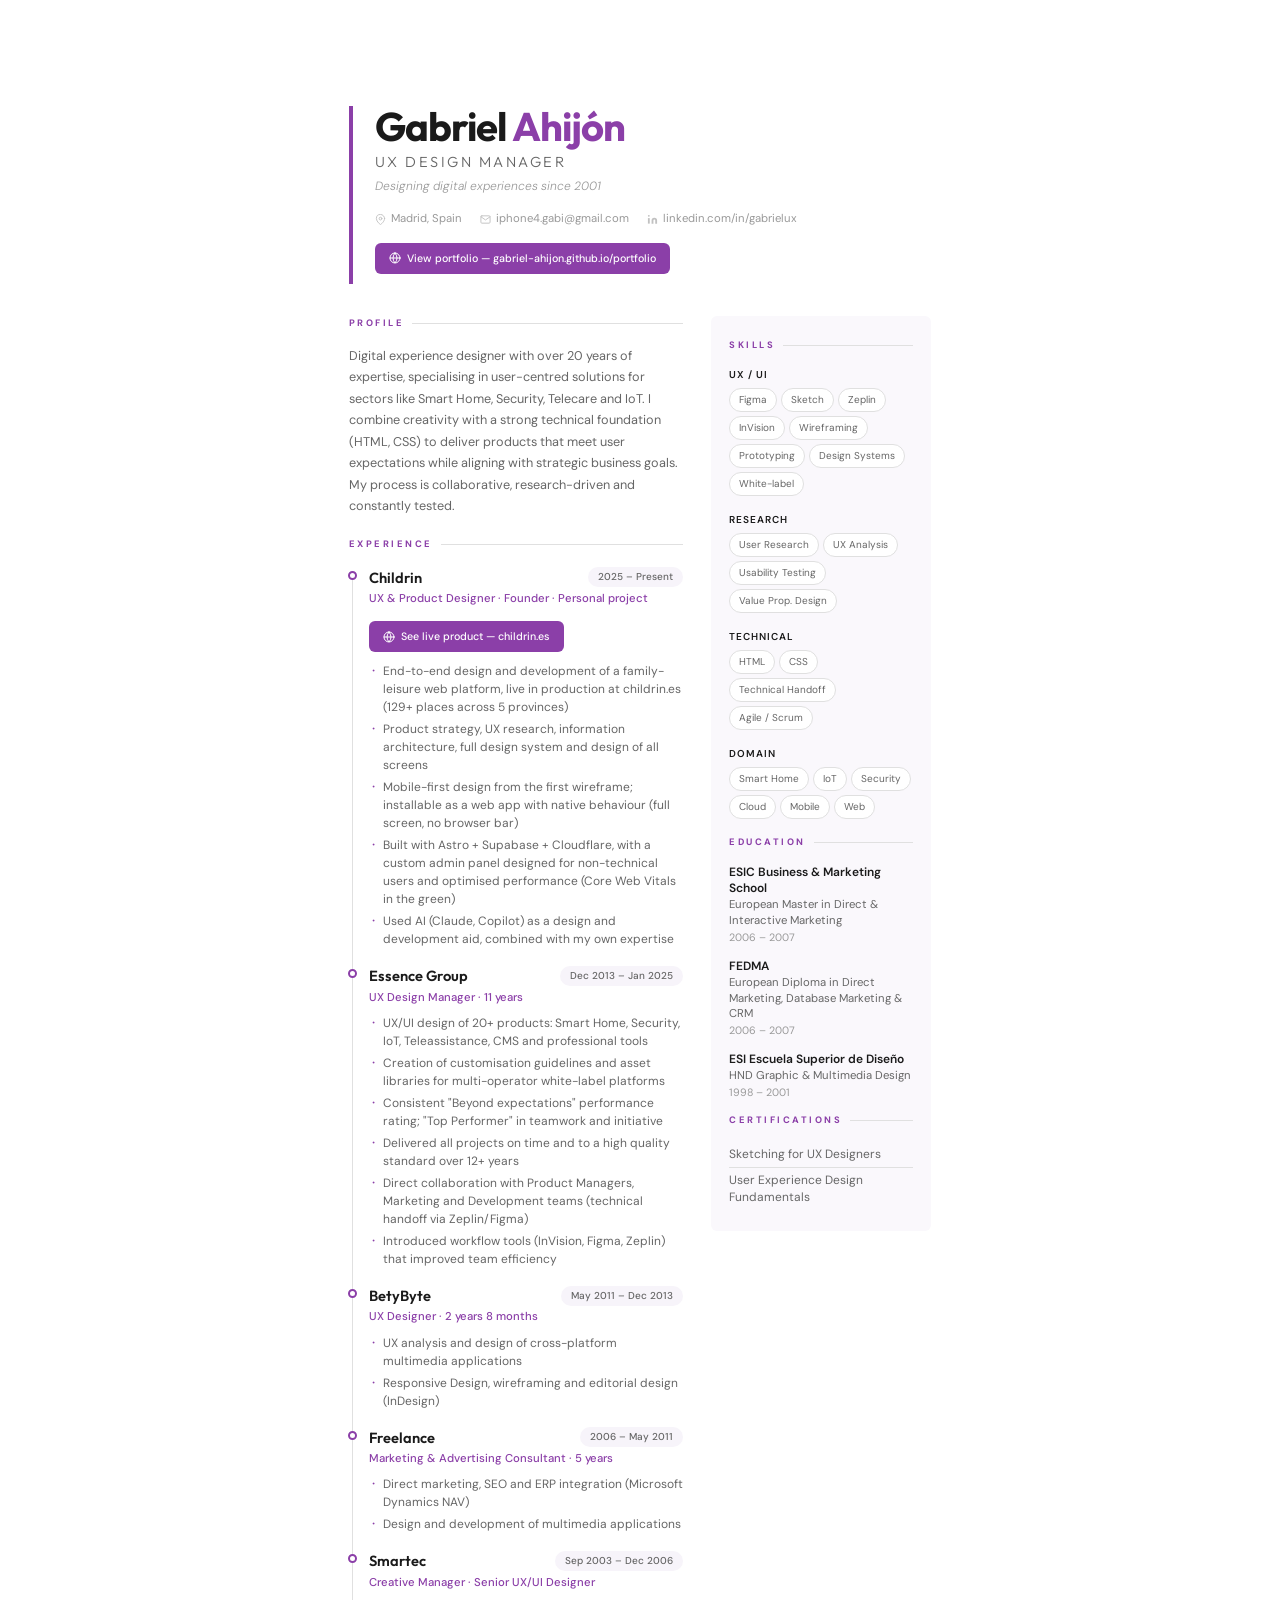
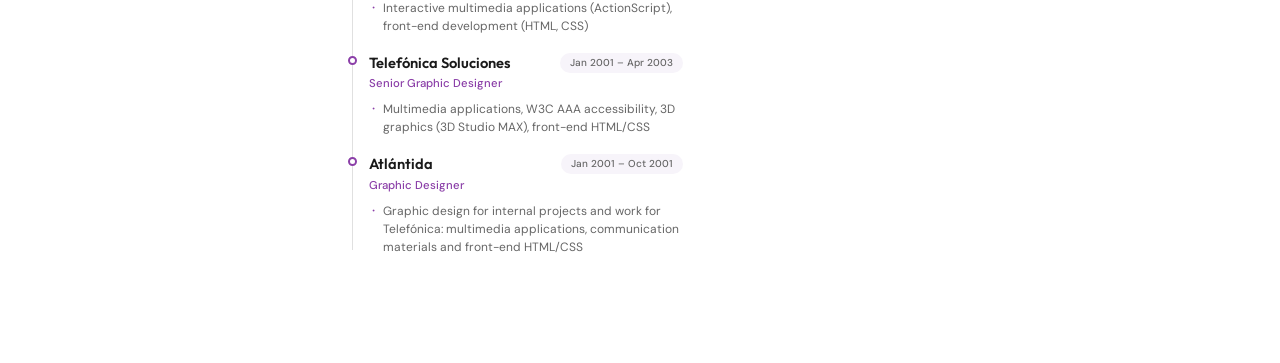
<file: cv-en.html>
<!DOCTYPE html>
<html lang="en">
<head>
<meta charset="UTF-8">
<meta name="viewport" content="width=device-width, initial-scale=1.0">
<title>Gabriel Ahijón — Curriculum Vitae</title>
<meta name="description" content="CV of Gabriel Ahijón — UX & Product Design Manager with 20+ years of experience. Madrid, Spain.">
<link rel="icon" type="image/svg+xml" href="favicon.svg">
<meta name="theme-color" content="#8B3FA8">
<link rel="stylesheet" href="cv.css">
</head>
<body>

<header>
  <h1>Gabriel <span>Ahijón</span></h1>
  <p class="job-title">UX Design Manager</p>
  <p class="tagline">Designing digital experiences since 2001</p>
  <div class="contact-line">
    <span class="contact-item">
      <svg viewBox="0 0 24 24" fill="none" stroke="currentColor" stroke-width="2" stroke-linecap="round" stroke-linejoin="round"><path d="M21 10c0 7-9 13-9 13s-9-6-9-13a9 9 0 0 1 18 0z"/><circle cx="12" cy="10" r="3"/></svg>
      Madrid, Spain
    </span>
    <a class="contact-item" href="mailto:iphone4.gabi@gmail.com">
      <svg viewBox="0 0 24 24" fill="none" stroke="currentColor" stroke-width="2" stroke-linecap="round" stroke-linejoin="round"><path d="M4 4h16c1.1 0 2 .9 2 2v12c0 1.1-.9 2-2 2H4c-1.1 0-2-.9-2-2V6c0-1.1.9-2 2-2z"/><polyline points="22,6 12,13 2,6"/></svg>
      iphone4.gabi@gmail.com
    </a>
    <a class="contact-item" href="https://www.linkedin.com/in/gabrielux" target="_blank">
      <svg viewBox="0 0 24 24" fill="currentColor"><path d="M16 8a6 6 0 0 1 6 6v7h-4v-7a2 2 0 0 0-2-2 2 2 0 0 0-2 2v7h-4v-7a6 6 0 0 1 6-6z"/><rect x="2" y="9" width="4" height="12"/><circle cx="4" cy="4" r="2"/></svg>
      linkedin.com/in/gabrielux
    </a>
  </div>
  <a href="https://gabriel-ahijon.github.io/portfolio/" target="_blank" rel="noopener" class="cv-live-link" style="margin-top: 14px;">
    <svg viewBox="0 0 24 24" fill="none" stroke="currentColor" stroke-width="2" stroke-linecap="round" stroke-linejoin="round" width="12" height="12"><circle cx="12" cy="12" r="10"/><line x1="2" y1="12" x2="22" y2="12"/><path d="M12 2a15.3 15.3 0 0 1 4 10 15.3 15.3 0 0 1-4 10 15.3 15.3 0 0 1-4-10 15.3 15.3 0 0 1 4-10z"/></svg>
    View portfolio — gabriel-ahijon.github.io/portfolio
  </a>
</header>

<div class="cv-body">

  <!-- MAIN COLUMN -->
  <main>

    <section class="perfil">
      <h2>Profile</h2>
      <p>Digital experience designer with over 20 years of expertise, specialising in user-centred solutions for sectors like Smart Home, Security, Telecare and IoT. I combine creativity with a strong technical foundation (HTML, CSS) to deliver products that meet user expectations while aligning with strategic business goals. My process is collaborative, research-driven and constantly tested.</p>
    </section>

    <section>
      <h2>Experience</h2>

      <div class="experience-section">
        <div class="job">
          <div class="job-header">
            <span class="job-company">Childrin</span>
            <span class="job-period">2025 – Present</span>
          </div>
          <div class="job-role">UX &amp; Product Designer · Founder · Personal project</div>
          <a href="https://childrin.es" target="_blank" rel="noopener" class="cv-live-link">
            <svg viewBox="0 0 24 24" fill="none" stroke="currentColor" stroke-width="2" stroke-linecap="round" stroke-linejoin="round" width="12" height="12"><circle cx="12" cy="12" r="10"/><line x1="2" y1="12" x2="22" y2="12"/><path d="M12 2a15.3 15.3 0 0 1 4 10 15.3 15.3 0 0 1-4 10 15.3 15.3 0 0 1-4-10 15.3 15.3 0 0 1 4-10z"/></svg>
            See live product — childrin.es
          </a>
          <ul>
            <li>End-to-end design and development of a family-leisure web platform, live in production at childrin.es (129+ places across 5 provinces)</li>
            <li>Product strategy, UX research, information architecture, full design system and design of all screens</li>
            <li>Mobile-first design from the first wireframe; installable as a web app with native behaviour (full screen, no browser bar)</li>
            <li>Built with Astro + Supabase + Cloudflare, with a custom admin panel designed for non-technical users and optimised performance (Core Web Vitals in the green)</li>
            <li>Used AI (Claude, Copilot) as a design and development aid, combined with my own expertise</li>
          </ul>
        </div>

        <div class="job">
          <div class="job-header">
            <span class="job-company">Essence Group</span>
            <span class="job-period">Dec 2013 – Jan 2025</span>
          </div>
          <div class="job-role">UX Design Manager · 11 years</div>
          <ul>
            <li>UX/UI design of 20+ products: Smart Home, Security, IoT, Teleassistance, CMS and professional tools</li>
            <li>Creation of customisation guidelines and asset libraries for multi-operator white-label platforms</li>
            <li>Consistent "Beyond expectations" performance rating; "Top Performer" in teamwork and initiative</li>
            <li>Delivered all projects on time and to a high quality standard over 12+ years</li>
            <li>Direct collaboration with Product Managers, Marketing and Development teams (technical handoff via Zeplin/Figma)</li>
            <li>Introduced workflow tools (InVision, Figma, Zeplin) that improved team efficiency</li>
          </ul>
        </div>

        <div class="job">
          <div class="job-header">
            <span class="job-company">BetyByte</span>
            <span class="job-period">May 2011 – Dec 2013</span>
          </div>
          <div class="job-role">UX Designer · 2 years 8 months</div>
          <ul>
            <li>UX analysis and design of cross-platform multimedia applications</li>
            <li>Responsive Design, wireframing and editorial design (InDesign)</li>
          </ul>
        </div>

        <div class="job">
          <div class="job-header">
            <span class="job-company">Freelance</span>
            <span class="job-period">2006 – May 2011</span>
          </div>
          <div class="job-role">Marketing & Advertising Consultant · 5 years</div>
          <ul>
            <li>Direct marketing, SEO and ERP integration (Microsoft Dynamics NAV)</li>
            <li>Design and development of multimedia applications</li>
          </ul>
        </div>

        <div class="job">
          <div class="job-header">
            <span class="job-company">Smartec</span>
            <span class="job-period">Sep 2003 – Dec 2006</span>
          </div>
          <div class="job-role">Creative Manager · Senior UX/UI Designer</div>
          <ul>
            <li>Interactive multimedia applications (ActionScript), front-end development (HTML, CSS)</li>
          </ul>
        </div>

        <div class="job">
          <div class="job-header">
            <span class="job-company">Telefónica Soluciones</span>
            <span class="job-period">Jan 2001 – Apr 2003</span>
          </div>
          <div class="job-role">Senior Graphic Designer</div>
          <ul>
            <li>Multimedia applications, W3C AAA accessibility, 3D graphics (3D Studio MAX), front-end HTML/CSS</li>
          </ul>
        </div>

        <div class="job">
          <div class="job-header">
            <span class="job-company">Atlántida</span>
            <span class="job-period">Jan 2001 – Oct 2001</span>
          </div>
          <div class="job-role">Graphic Designer</div>
          <ul>
            <li>Graphic design for internal projects and work for Telefónica: multimedia applications, communication materials and front-end HTML/CSS</li>
          </ul>
        </div>
      </div>

    </section>
  </main>

  <!-- RIGHT SIDEBAR -->
  <aside class="sidebar">

    <section>
      <h2>Skills</h2>

      <div class="skill-group">
        <div class="skill-group-label">UX / UI</div>
        <div class="chip-list">
          <span class="chip">Figma</span>
          <span class="chip">Sketch</span>
          <span class="chip">Zeplin</span>
          <span class="chip">InVision</span>
          <span class="chip">Wireframing</span>
          <span class="chip">Prototyping</span>
          <span class="chip">Design Systems</span>
          <span class="chip">White-label</span>
        </div>
      </div>

      <div class="skill-group">
        <div class="skill-group-label">Research</div>
        <div class="chip-list">
          <span class="chip">User Research</span>
          <span class="chip">UX Analysis</span>
          <span class="chip">Usability Testing</span>
          <span class="chip">Value Prop. Design</span>
        </div>
      </div>

      <div class="skill-group">
        <div class="skill-group-label">Technical</div>
        <div class="chip-list">
          <span class="chip">HTML</span>
          <span class="chip">CSS</span>
          <span class="chip">Technical Handoff</span>
          <span class="chip">Agile / Scrum</span>
        </div>
      </div>

      <div class="skill-group">
        <div class="skill-group-label">Domain</div>
        <div class="chip-list">
          <span class="chip">Smart Home</span>
          <span class="chip">IoT</span>
          <span class="chip">Security</span>
          <span class="chip">Cloud</span>
          <span class="chip">Mobile</span>
          <span class="chip">Web</span>
        </div>
      </div>
    </section>

    <section>
      <h2>Education</h2>

      <div class="edu-item">
        <div class="edu-school">ESIC Business &amp; Marketing School</div>
        <div class="edu-degree">European Master in Direct &amp; Interactive Marketing</div>
        <div class="edu-year">2006 – 2007</div>
      </div>

      <div class="edu-item">
        <div class="edu-school">FEDMA</div>
        <div class="edu-degree">European Diploma in Direct Marketing, Database Marketing &amp; CRM</div>
        <div class="edu-year">2006 – 2007</div>
      </div>

      <div class="edu-item">
        <div class="edu-school">ESI Escuela Superior de Diseño</div>
        <div class="edu-degree">HND Graphic &amp; Multimedia Design</div>
        <div class="edu-year">1998 – 2001</div>
      </div>
    </section>

    <section>
      <h2>Certifications</h2>
      <div class="cert-item">Sketching for UX Designers</div>
      <div class="cert-item">User Experience Design Fundamentals</div>
    </section>

  </aside>
</div>

<div id="export-trigger" title=""></div>
<script>
document.getElementById('export-trigger').addEventListener('click', async () => {
  const css = await fetch('styles.css').then(r => r.text());
  const html = document.documentElement.outerHTML
    .replace('<link rel="stylesheet" href="cv.css">', `<style>\n${css}\n</style>`)
    .replace(/\n<div id="export-trigger"[\s\S]*$/, '\n</body>\n</html>');
  const blob = new Blob([html], { type: 'text/html' });
  const a = Object.assign(document.createElement('a'), {
    href: URL.createObjectURL(blob),
    download: 'cv-en.packed.html'
  });
  a.click();
  URL.revokeObjectURL(a.href);
});
</script>

<style>
#export-trigger {
  position: fixed;
  bottom: 12px;
  right: 12px;
  width: 20px;
  height: 20px;
  cursor: default;
  z-index: 999;
}
</style>

</body>
</html>
</file>
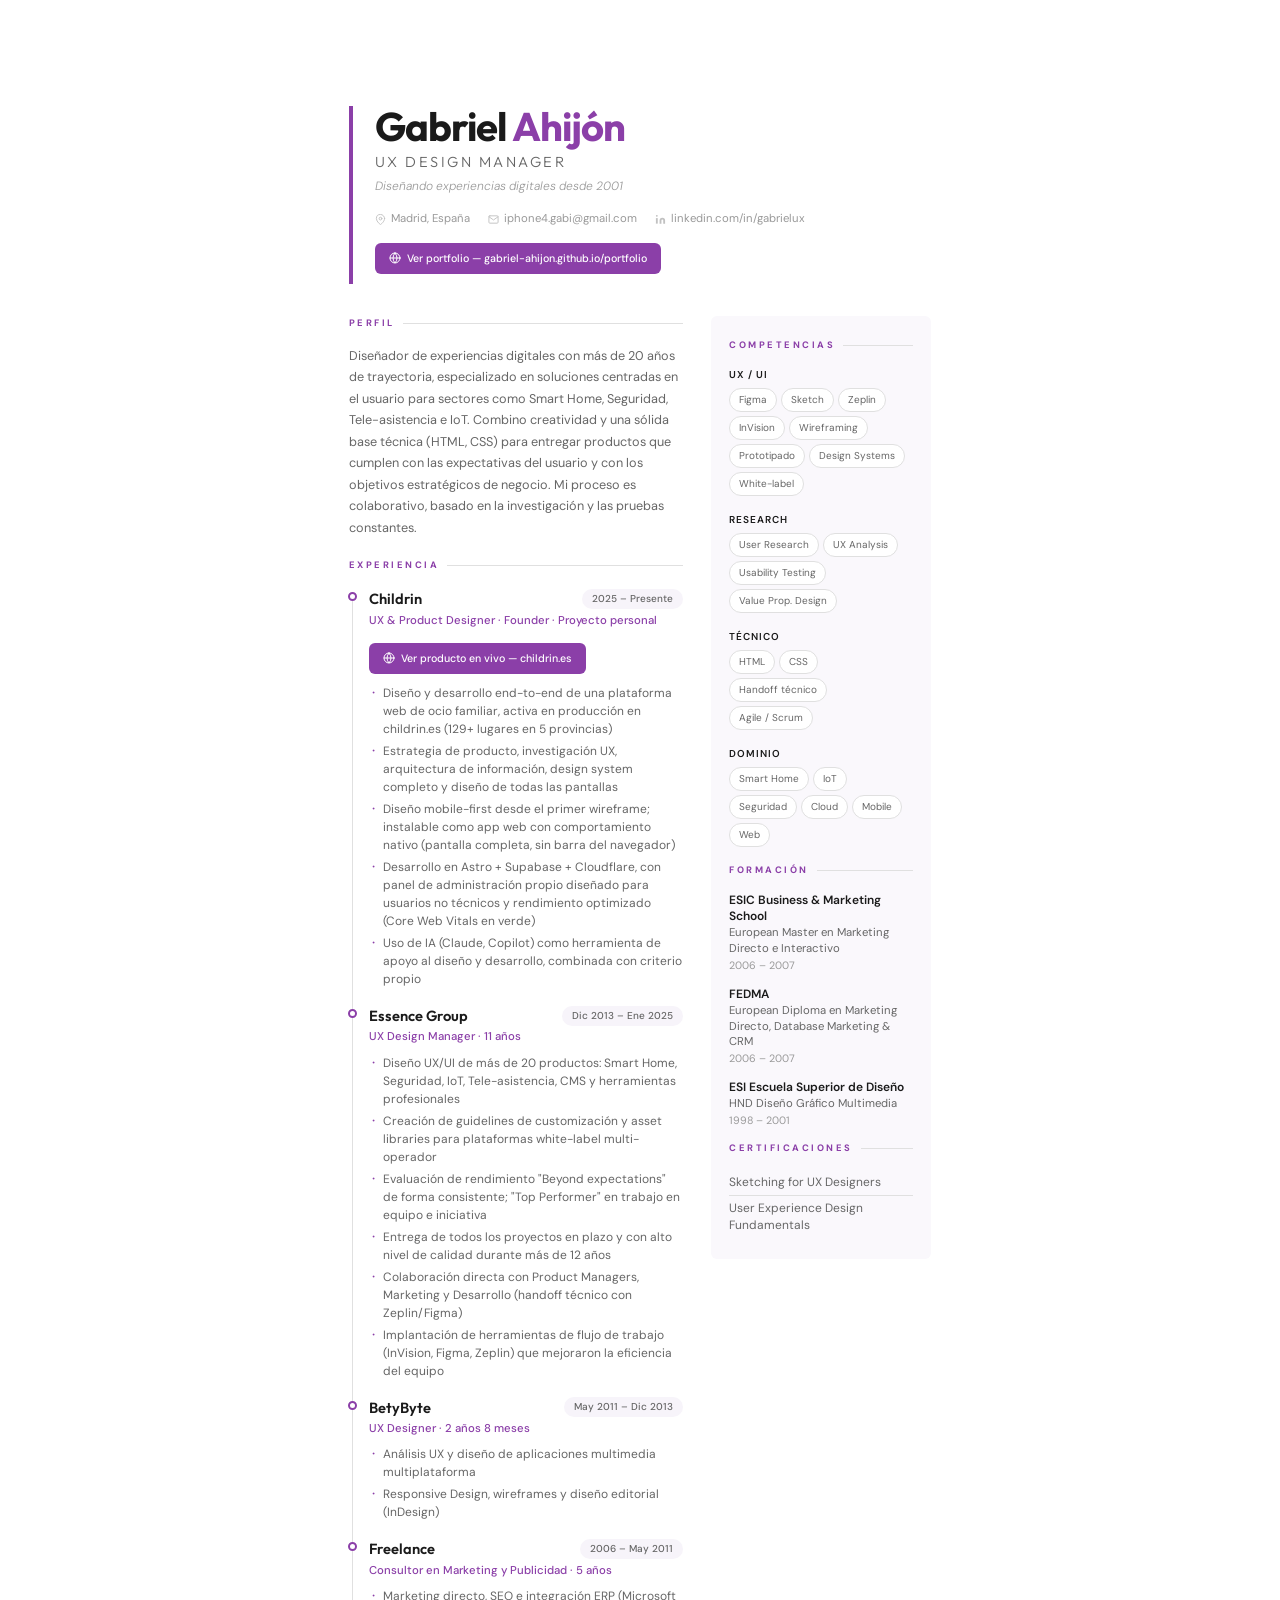
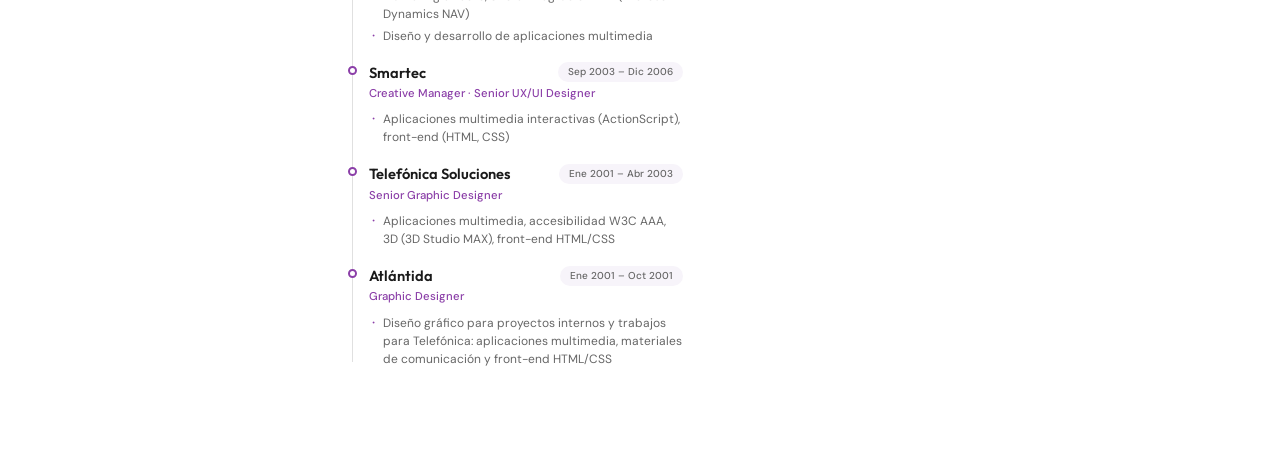
<file: cv-es.html>
<!DOCTYPE html>
<html lang="es">
<head>
<meta charset="UTF-8">
<meta name="viewport" content="width=device-width, initial-scale=1.0">
<title>Gabriel Ahijón — Currículum Vitae</title>
<meta name="description" content="CV de Gabriel Ahijón — UX & Product Design Manager con más de 20 años de experiencia. Madrid, España.">
<link rel="icon" type="image/svg+xml" href="favicon.svg">
<meta name="theme-color" content="#8B3FA8">
<link rel="stylesheet" href="cv.css">
</head>
<body>

<header>
  <h1>Gabriel <span>Ahijón</span></h1>
  <p class="job-title">UX Design Manager</p>
  <p class="tagline">Diseñando experiencias digitales desde 2001</p>
  <div class="contact-line">
    <span class="contact-item">
      <svg viewBox="0 0 24 24" fill="none" stroke="currentColor" stroke-width="2" stroke-linecap="round" stroke-linejoin="round"><path d="M21 10c0 7-9 13-9 13s-9-6-9-13a9 9 0 0 1 18 0z"/><circle cx="12" cy="10" r="3"/></svg>
      Madrid, España
    </span>
    <a class="contact-item" href="mailto:iphone4.gabi@gmail.com">
      <svg viewBox="0 0 24 24" fill="none" stroke="currentColor" stroke-width="2" stroke-linecap="round" stroke-linejoin="round"><path d="M4 4h16c1.1 0 2 .9 2 2v12c0 1.1-.9 2-2 2H4c-1.1 0-2-.9-2-2V6c0-1.1.9-2 2-2z"/><polyline points="22,6 12,13 2,6"/></svg>
      iphone4.gabi@gmail.com
    </a>
    <a class="contact-item" href="https://www.linkedin.com/in/gabrielux" target="_blank">
      <svg viewBox="0 0 24 24" fill="currentColor"><path d="M16 8a6 6 0 0 1 6 6v7h-4v-7a2 2 0 0 0-2-2 2 2 0 0 0-2 2v7h-4v-7a6 6 0 0 1 6-6z"/><rect x="2" y="9" width="4" height="12"/><circle cx="4" cy="4" r="2"/></svg>
      linkedin.com/in/gabrielux
    </a>
  </div>
  <a href="https://gabriel-ahijon.github.io/portfolio/" target="_blank" rel="noopener" class="cv-live-link" style="margin-top: 14px;">
    <svg viewBox="0 0 24 24" fill="none" stroke="currentColor" stroke-width="2" stroke-linecap="round" stroke-linejoin="round" width="12" height="12"><circle cx="12" cy="12" r="10"/><line x1="2" y1="12" x2="22" y2="12"/><path d="M12 2a15.3 15.3 0 0 1 4 10 15.3 15.3 0 0 1-4 10 15.3 15.3 0 0 1-4-10 15.3 15.3 0 0 1 4-10z"/></svg>
    Ver portfolio — gabriel-ahijon.github.io/portfolio
  </a>
</header>

<div class="cv-body">

  <!-- COLUMNA PRINCIPAL -->
  <main>

    <section class="perfil">
      <h2>Perfil</h2>
      <p>Diseñador de experiencias digitales con más de 20 años de trayectoria, especializado en soluciones centradas en el usuario para sectores como Smart Home, Seguridad, Tele-asistencia e IoT. Combino creatividad y una sólida base técnica (HTML, CSS) para entregar productos que cumplen con las expectativas del usuario y con los objetivos estratégicos de negocio. Mi proceso es colaborativo, basado en la investigación y las pruebas constantes.</p>
    </section>

    <section>
      <h2>Experiencia</h2>

      <div class="experience-section">
        <div class="job">
          <div class="job-header">
            <span class="job-company">Childrin</span>
            <span class="job-period">2025 – Presente</span>
          </div>
          <div class="job-role">UX &amp; Product Designer · Founder · Proyecto personal</div>
          <a href="https://childrin.es" target="_blank" rel="noopener" class="cv-live-link">
            <svg viewBox="0 0 24 24" fill="none" stroke="currentColor" stroke-width="2" stroke-linecap="round" stroke-linejoin="round" width="12" height="12"><circle cx="12" cy="12" r="10"/><line x1="2" y1="12" x2="22" y2="12"/><path d="M12 2a15.3 15.3 0 0 1 4 10 15.3 15.3 0 0 1-4 10 15.3 15.3 0 0 1-4-10 15.3 15.3 0 0 1 4-10z"/></svg>
            Ver producto en vivo — childrin.es
          </a>
          <ul>
            <li>Diseño y desarrollo end-to-end de una plataforma web de ocio familiar, activa en producción en childrin.es (129+ lugares en 5 provincias)</li>
            <li>Estrategia de producto, investigación UX, arquitectura de información, design system completo y diseño de todas las pantallas</li>
            <li>Diseño mobile-first desde el primer wireframe; instalable como app web con comportamiento nativo (pantalla completa, sin barra del navegador)</li>
            <li>Desarrollo en Astro + Supabase + Cloudflare, con panel de administración propio diseñado para usuarios no técnicos y rendimiento optimizado (Core Web Vitals en verde)</li>
            <li>Uso de IA (Claude, Copilot) como herramienta de apoyo al diseño y desarrollo, combinada con criterio propio</li>
          </ul>
        </div>

        <div class="job">
          <div class="job-header">
            <span class="job-company">Essence Group</span>
            <span class="job-period">Dic 2013 – Ene 2025</span>
          </div>
          <div class="job-role">UX Design Manager · 11 años</div>
          <ul>
            <li>Diseño UX/UI de más de 20 productos: Smart Home, Seguridad, IoT, Tele-asistencia, CMS y herramientas profesionales</li>
            <li>Creación de guidelines de customización y asset libraries para plataformas white-label multi-operador</li>
            <li>Evaluación de rendimiento "Beyond expectations" de forma consistente; "Top Performer" en trabajo en equipo e iniciativa</li>
            <li>Entrega de todos los proyectos en plazo y con alto nivel de calidad durante más de 12 años</li>
            <li>Colaboración directa con Product Managers, Marketing y Desarrollo (handoff técnico con Zeplin/Figma)</li>
            <li>Implantación de herramientas de flujo de trabajo (InVision, Figma, Zeplin) que mejoraron la eficiencia del equipo</li>
          </ul>
        </div>

        <div class="job">
          <div class="job-header">
            <span class="job-company">BetyByte</span>
            <span class="job-period">May 2011 – Dic 2013</span>
          </div>
          <div class="job-role">UX Designer · 2 años 8 meses</div>
          <ul>
            <li>Análisis UX y diseño de aplicaciones multimedia multiplataforma</li>
            <li>Responsive Design, wireframes y diseño editorial (InDesign)</li>
          </ul>
        </div>

        <div class="job">
          <div class="job-header">
            <span class="job-company">Freelance</span>
            <span class="job-period">2006 – May 2011</span>
          </div>
          <div class="job-role">Consultor en Marketing y Publicidad · 5 años</div>
          <ul>
            <li>Marketing directo, SEO e integración ERP (Microsoft Dynamics NAV)</li>
            <li>Diseño y desarrollo de aplicaciones multimedia</li>
          </ul>
        </div>

        <div class="job">
          <div class="job-header">
            <span class="job-company">Smartec</span>
            <span class="job-period">Sep 2003 – Dic 2006</span>
          </div>
          <div class="job-role">Creative Manager · Senior UX/UI Designer</div>
          <ul>
            <li>Aplicaciones multimedia interactivas (ActionScript), front-end (HTML, CSS)</li>
          </ul>
        </div>

        <div class="job">
          <div class="job-header">
            <span class="job-company">Telefónica Soluciones</span>
            <span class="job-period">Ene 2001 – Abr 2003</span>
          </div>
          <div class="job-role">Senior Graphic Designer</div>
          <ul>
            <li>Aplicaciones multimedia, accesibilidad W3C AAA, 3D (3D Studio MAX), front-end HTML/CSS</li>
          </ul>
        </div>

        <div class="job">
          <div class="job-header">
            <span class="job-company">Atlántida</span>
            <span class="job-period">Ene 2001 – Oct 2001</span>
          </div>
          <div class="job-role">Graphic Designer</div>
          <ul>
            <li>Diseño gráfico para proyectos internos y trabajos para Telefónica: aplicaciones multimedia, materiales de comunicación y front-end HTML/CSS</li>
          </ul>
        </div>
      </div>

    </section>
  </main>

  <!-- SIDEBAR DERECHA -->
  <aside class="sidebar">

    <section>
      <h2>Competencias</h2>

      <div class="skill-group">
        <div class="skill-group-label">UX / UI</div>
        <div class="chip-list">
          <span class="chip">Figma</span>
          <span class="chip">Sketch</span>
          <span class="chip">Zeplin</span>
          <span class="chip">InVision</span>
          <span class="chip">Wireframing</span>
          <span class="chip">Prototipado</span>
          <span class="chip">Design Systems</span>
          <span class="chip">White-label</span>
        </div>
      </div>

      <div class="skill-group">
        <div class="skill-group-label">Research</div>
        <div class="chip-list">
          <span class="chip">User Research</span>
          <span class="chip">UX Analysis</span>
          <span class="chip">Usability Testing</span>
          <span class="chip">Value Prop. Design</span>
        </div>
      </div>

      <div class="skill-group">
        <div class="skill-group-label">Técnico</div>
        <div class="chip-list">
          <span class="chip">HTML</span>
          <span class="chip">CSS</span>
          <span class="chip">Handoff técnico</span>
          <span class="chip">Agile / Scrum</span>
        </div>
      </div>

      <div class="skill-group">
        <div class="skill-group-label">Dominio</div>
        <div class="chip-list">
          <span class="chip">Smart Home</span>
          <span class="chip">IoT</span>
          <span class="chip">Seguridad</span>
          <span class="chip">Cloud</span>
          <span class="chip">Mobile</span>
          <span class="chip">Web</span>
        </div>
      </div>
    </section>

    <section>
      <h2>Formación</h2>

      <div class="edu-item">
        <div class="edu-school">ESIC Business &amp; Marketing School</div>
        <div class="edu-degree">European Master en Marketing Directo e Interactivo</div>
        <div class="edu-year">2006 – 2007</div>
      </div>

      <div class="edu-item">
        <div class="edu-school">FEDMA</div>
        <div class="edu-degree">European Diploma en Marketing Directo, Database Marketing &amp; CRM</div>
        <div class="edu-year">2006 – 2007</div>
      </div>

      <div class="edu-item">
        <div class="edu-school">ESI Escuela Superior de Diseño</div>
        <div class="edu-degree">HND Diseño Gráfico Multimedia</div>
        <div class="edu-year">1998 – 2001</div>
      </div>
    </section>

    <section>
      <h2>Certificaciones</h2>
      <div class="cert-item">Sketching for UX Designers</div>
      <div class="cert-item">User Experience Design Fundamentals</div>
    </section>

  </aside>
</div>

<div id="export-trigger" title=""></div>
<script>
document.getElementById('export-trigger').addEventListener('click', async () => {
  const css = await fetch('styles.css').then(r => r.text());
  const html = document.documentElement.outerHTML
    .replace('<link rel="stylesheet" href="cv.css">', `<style>\n${css}\n</style>`)
    .replace(/\n<div id="export-trigger"[\s\S]*$/, '\n</body>\n</html>');
  const blob = new Blob([html], { type: 'text/html' });
  const a = Object.assign(document.createElement('a'), {
    href: URL.createObjectURL(blob),
    download: 'cv-es.packed.html'
  });
  a.click();
  URL.revokeObjectURL(a.href);
});
</script>

<style>
#export-trigger {
  position: fixed;
  bottom: 12px;
  right: 12px;
  width: 20px;
  height: 20px;
  cursor: default;
  z-index: 999;
}
</style>

</body>
</html>
</file>
<file: cv.css>
@import url('https://fonts.googleapis.com/css2?family=DM+Sans:ital,wght@0,300;0,400;0,500;0,600;0,700;1,300&family=Outfit:wght@300;400;600;700&display=swap');

*, *::before, *::after { box-sizing: border-box; margin: 0; padding: 0; }

:root {
  --accent: #8B3FA8;
  --accent-light: #f3ecf7;
  --text: #1a1a1a;
  --muted: #666;
  --subtle: #999;
  --border: #e0e0e0;
  --bg-chip: #f7f4fa;
  --bg-sidebar: #faf8fc;
}

body {
  font-family: 'DM Sans', sans-serif;
  font-size: 9.5pt;
  color: var(--text);
  background: #fff;
  line-height: 1.6;
  padding: 2.8cm 2.8cm 2.4cm;
  max-width: 21cm;
  margin: 0 auto;
}

/* ── HEADER ── */
header {
  margin-bottom: 32px;
  border-left: 4px solid var(--accent);
  padding-left: 22px;
}

h1 {
  font-family: 'Outfit', sans-serif;
  font-size: 30pt;
  font-weight: 700;
  color: var(--text);
  letter-spacing: -1px;
  line-height: 1;
  margin-bottom: 4px;
}

h1 span { color: var(--accent); }

.job-title {
  font-family: 'Outfit', sans-serif;
  font-size: 11pt;
  font-weight: 300;
  color: var(--muted);
  letter-spacing: 2.5px;
  text-transform: uppercase;
  margin-bottom: 4px;
}

.tagline {
  font-family: 'DM Sans', sans-serif;
  font-size: 9pt;
  font-weight: 300;
  font-style: italic;
  color: var(--subtle);
  margin-bottom: 14px;
}

.contact-line {
  font-size: 8.5pt;
  color: var(--subtle);
  display: flex;
  flex-wrap: wrap;
  gap: 0 18px;
  align-items: center;
}

.contact-line a { color: var(--subtle); text-decoration: none; }
.contact-line a:hover { color: var(--accent); }

.contact-line .contact-item {
  display: flex;
  align-items: center;
  gap: 5px;
}

.contact-line svg {
  width: 11px;
  height: 11px;
  flex-shrink: 0;
  opacity: 0.6;
}

/* ── LAYOUT: 2 COLUMNAS ── */
.cv-body {
  display: grid;
  grid-template-columns: 1fr 220px;
  gap: 0 28px;
}

/* ── SECTION TITLES ── */
h2 {
  font-family: 'DM Sans', sans-serif;
  font-size: 7pt;
  font-weight: 700;
  letter-spacing: 2.5px;
  text-transform: uppercase;
  color: var(--accent);
  margin-bottom: 14px;
  margin-top: 26px;
  display: flex;
  align-items: center;
  gap: 8px;
}

h2:first-child { margin-top: 0; }

h2::after {
  content: '';
  flex: 1;
  height: 1px;
  background: var(--border);
}

/* ── PERFIL ── */
.perfil {
  margin-bottom: 20px;
}

.perfil p {
  font-size: 9.5pt;
  color: var(--muted);
  line-height: 1.7;
}

/* ── JOBS ── */
.experience-section {
  position: relative;
  padding-left: 20px;
}

.experience-section::before {
  content: '';
  position: absolute;
  left: 3px;
  top: 6px;
  bottom: 6px;
  width: 1px;
  background: var(--border);
}

.job {
  margin-bottom: 16px;
  page-break-inside: avoid;
  position: relative;
}

.job::before {
  content: '';
  position: absolute;
  left: -21px;
  top: 5px;
  width: 9px;
  height: 9px;
  border-radius: 50%;
  border: 2px solid var(--accent);
  background: #fff;
}

.job-header {
  display: flex;
  justify-content: space-between;
  align-items: center;
  gap: 8px;
  margin-bottom: 1px;
}

.job-company {
  font-family: 'Outfit', sans-serif;
  font-size: 11pt;
  font-weight: 600;
  color: var(--text);
}

.job-period {
  font-size: 7.5pt;
  color: var(--muted);
  white-space: nowrap;
  flex-shrink: 0;
  background: var(--bg-chip);
  padding: 2px 10px;
  border-radius: 20px;
  font-weight: 500;
}

.job-role {
  font-size: 8.5pt;
  font-weight: 500;
  color: var(--accent);
  margin-bottom: 7px;
}

.cv-live-link {
  display: inline-flex; align-items: center; gap: 6px;
  margin: 6px 0 10px;
  padding: 7px 14px;
  background: var(--accent);
  color: #fff;
  border-radius: 6px;
  font-family: 'DM Sans', sans-serif;
  font-size: 8pt;
  font-weight: 500;
  text-decoration: none;
}

.job ul {
  list-style: none;
  padding: 0;
  display: flex;
  flex-direction: column;
  gap: 4px;
}

.job ul li {
  font-size: 9pt;
  color: var(--muted);
  padding-left: 14px;
  position: relative;
  line-height: 1.5;
}

.job ul li::before {
  content: "·";
  position: absolute;
  left: 3px;
  color: var(--accent);
  font-size: 12pt;
  line-height: 1.1;
}

/* ── SIDEBAR ── */
.sidebar {
  background: var(--bg-sidebar);
  padding: 22px 18px;
  border-radius: 6px;
  align-self: start;
}

.sidebar h2 { margin-top: 22px; }
.sidebar h2:first-child { margin-top: 0; }

/* ── SKILLS ── */
.skill-group { margin-bottom: 16px; }

.skill-group-label {
  font-size: 7.5pt;
  font-weight: 600;
  color: var(--text);
  text-transform: uppercase;
  letter-spacing: 1px;
  margin-bottom: 5px;
}

.chip-list {
  display: flex;
  flex-wrap: wrap;
  gap: 4px;
}

.chip {
  background: #fff;
  color: var(--muted);
  font-size: 7.5pt;
  padding: 3px 9px;
  border-radius: 20px;
  border: 1px solid var(--border);
}


/* ── FORMACIÓN ── */
.edu-item {
  margin-bottom: 12px;
  page-break-inside: avoid;
}

.edu-school {
  font-size: 9pt;
  font-weight: 600;
  color: var(--text);
  line-height: 1.4;
}

.edu-degree {
  font-size: 8.5pt;
  color: var(--muted);
  line-height: 1.4;
}

.edu-year {
  font-size: 8pt;
  color: var(--subtle);
}

/* ── CERTIFICACIONES ── */
.cert-item {
  font-size: 9pt;
  color: var(--muted);
  padding: 4px 0;
  border-bottom: 1px solid var(--border);
  line-height: 1.4;
}

.cert-item:last-child { border-bottom: none; }

/* ── PRINT ── */
@media (max-width: 640px) {
  body { padding: 24px 20px; }
  .cv-body {
    grid-template-columns: 1fr;
  }
  main { order: 1; }
  .sidebar { order: 2; background: none; padding: 0; border-left: none; margin-top: 32px; border-top: 1px solid var(--border); padding-top: 28px; }
  .sidebar h2:first-child { margin-top: 0; }
}

@media print {
  body { padding: 0; font-size: 9pt; }
  h1 { font-size: 26pt; }
  .cv-body { gap: 0 20px; }
  a { color: inherit !important; text-decoration: none; }
  #export-trigger { display: none; }
  .sidebar { -webkit-print-color-adjust: exact; print-color-adjust: exact; }
  .chip.primary { -webkit-print-color-adjust: exact; print-color-adjust: exact; }
  .cv-live-link {
    -webkit-print-color-adjust: exact; print-color-adjust: exact;
    color: #fff !important;
    background: var(--accent) !important;
  }
}

@page { size: A4; margin: 1.4cm 1.8cm; }
</file>
